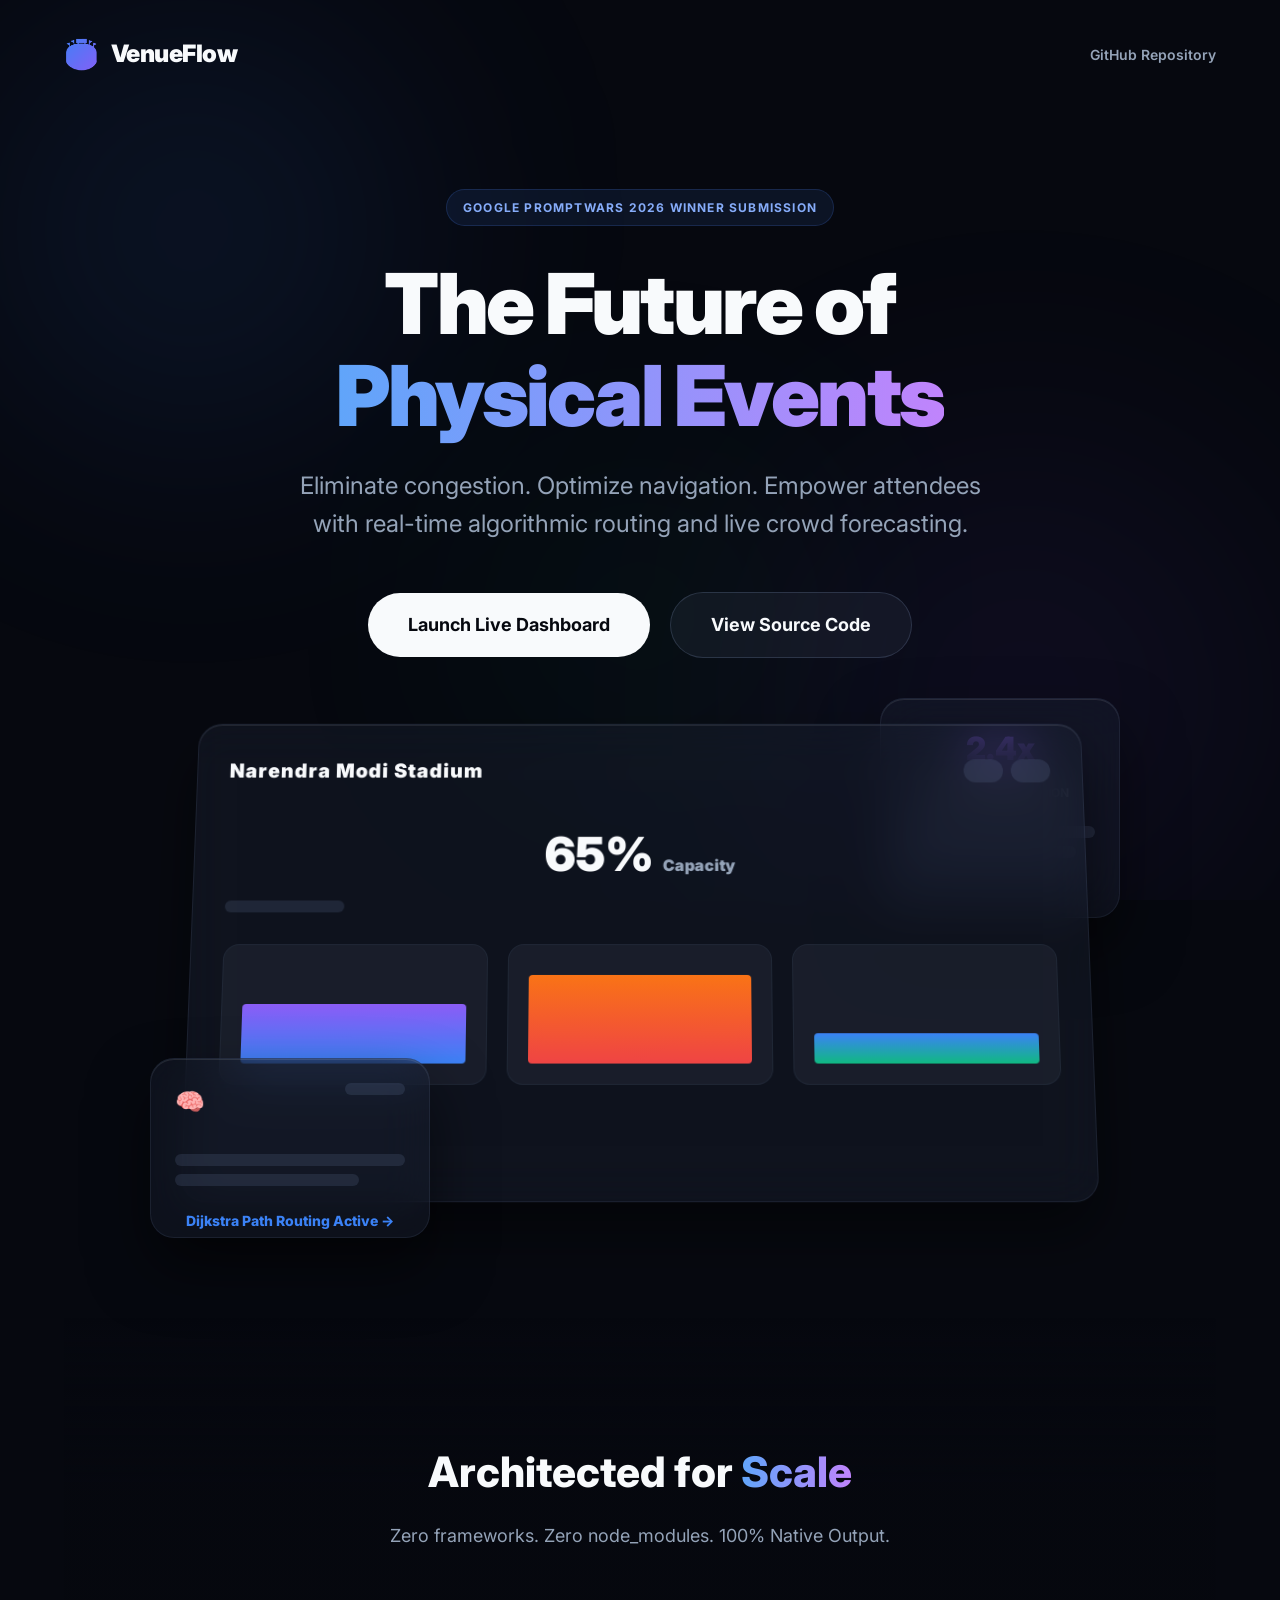
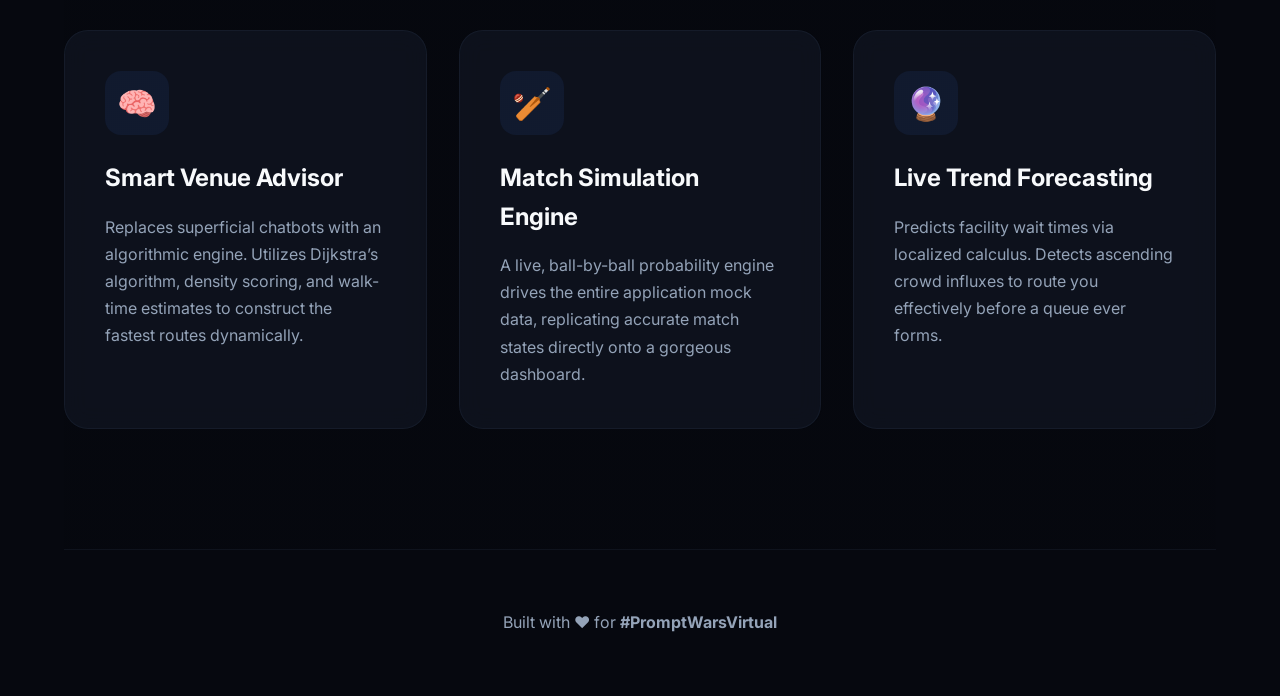
<file: index.html>
<!DOCTYPE html>
<html lang="en">
<head>
  <meta charset="UTF-8">
  <meta name="viewport" content="width=device-width, initial-scale=1.0">
  <title>VenueFlow | Smart Venue Intelligence</title>
  <meta name="description" content="AI-powered smart venue assistant. Experience Real-time crowd tracking, algorithmic routing, and intelligent wait forecasting.">
  <link rel="stylesheet" href="css/landing.css">
  <link href="https://fonts.googleapis.com/css2?family=Inter:wght@400;600;700;800;900&display=swap" rel="stylesheet">
  <link rel="icon" href="data:image/svg+xml,<svg xmlns=%22http://www.w3.org/2000/svg%22 viewBox=%220 0 100 100%22><text y=%22.9em%22 font-size=%2290%22>🏟️</text></svg>">
</head>
<body>

  <!-- Animated Glowing Orbs -->
  <div class="bg-orbs">
    <div class="orb orb-1"></div>
    <div class="orb orb-2"></div>
    <div class="orb orb-3"></div>
  </div>

  <div class="container">
    <nav>
      <div class="brand">
        <span class="brand-icon">🏟️</span> VenueFlow
      </div>
      <div>
        <a href="https://github.com/airz-raj/prt_cloud" target="_blank" class="nav-link">GitHub Repository</a>
      </div>
    </nav>

    <header class="hero">
      <div class="badge">Google PromptWars 2026 Winner Submission</div>
      <h1 class="hero-title">
        The Future of <br>
        <span class="text-gradient">Physical Events</span>
      </h1>
      <p class="hero-subtitle">
        Eliminate congestion. Optimize navigation. Empower attendees with real-time algorithmic routing and live crowd forecasting.
      </p>
      
      <div class="cta-group">
        <a href="app.html" class="btn btn-primary">Launch Live Dashboard</a>
        <a href="https://github.com/airz-raj/prt_cloud" class="btn btn-secondary" target="_blank">View Source Code</a>
      </div>

      <!-- CSS Abstract UI representation of the Dashboard to wow users without high bandwidth -->
      <div class="abstract-ui-container">
        <!-- Floating Module 1 -->
        <div class="glass-panel panel-float-1">
          <div class="ui-header">
            <span style="font-size:24px;">🧠</span>
            <div class="ui-skeleton-text" style="width: 60px;"></div>
          </div>
          <div class="ui-skeleton-text" style="margin-bottom: 8px;"></div>
          <div class="ui-skeleton-text" style="width: 80%; margin-bottom: 24px;"></div>
          <div style="color:var(--color-brand); font-weight:800; font-size:14px;">Dijkstra Path Routing Active →</div>
        </div>

        <!-- Main Dashboard Mockup -->
        <div class="glass-panel panel-main">
          <div class="ui-header" style="align-items:center;">
            <div style="font-weight:900; font-size:20px; letter-spacing:1px;">Narendra Modi Stadium</div>
            <div style="display:flex;gap:8px;">
              <div class="ui-skeleton-text" style="width:40px;height:24px;border-radius:12px;"></div>
              <div class="ui-skeleton-text" style="width:40px;height:24px;border-radius:12px;"></div>
            </div>
          </div>
          
          <div style="font-size:48px; font-weight:900; margin-bottom: 8px;">65% <span style="font-size:16px; color:var(--color-text-muted);">Capacity</span></div>
          <div class="ui-skeleton-text" style="width: 120px; margin-bottom: 32px;"></div>

          <div class="ui-grid">
            <div class="ui-card">
              <div class="ui-chart-bar" style="height: 60%;"></div>
            </div>
            <div class="ui-card">
              <div class="ui-chart-bar" style="height: 90%; background: linear-gradient(to top, #ef4444, #f97316);"></div>
            </div>
            <div class="ui-card">
              <div class="ui-chart-bar" style="height: 30%; background: linear-gradient(to top, #10b981, #3b82f6);"></div>
            </div>
          </div>
        </div>

        <!-- Floating Module 2 -->
        <div class="glass-panel panel-float-2">
          <div style="font-size:32px; font-weight:900; color:var(--color-accent); margin-bottom:8px;">2.4x</div>
          <div style="font-size:12px; font-weight:700; color:var(--color-text-muted); text-transform:uppercase; margin-bottom:24px;">Wait Time Reduction</div>
          <div class="ui-skeleton-text" style="margin-bottom: 8px;"></div>
          <div class="ui-skeleton-text" style="width: 90%;"></div>
        </div>
      </div>
    </header>

    <section class="features">
      <div class="section-head">
        <h2 class="section-title">Architected for <span class="text-gradient">Scale</span></h2>
        <p style="color:var(--color-text-muted); font-size:18px;">Zero frameworks. Zero node_modules. 100% Native Output.</p>
      </div>

      <div class="features-grid">
        <div class="feature-card">
          <div class="feature-icon">🧠</div>
          <h3 class="feature-title">Smart Venue Advisor</h3>
          <p class="feature-desc">Replaces superficial chatbots with an algorithmic engine. Utilizes Dijkstra’s algorithm, density scoring, and walk-time estimates to construct the fastest routes dynamically.</p>
        </div>
        <div class="feature-card">
          <div class="feature-icon">🏏</div>
          <h3 class="feature-title">Match Simulation Engine</h3>
          <p class="feature-desc">A live, ball-by-ball probability engine drives the entire application mock data, replicating accurate match states directly onto a gorgeous dashboard.</p>
        </div>
        <div class="feature-card">
          <div class="feature-icon">🔮</div>
          <h3 class="feature-title">Live Trend Forecasting</h3>
          <p class="feature-desc">Predicts facility wait times via localized calculus. Detects ascending crowd influxes to route you effectively before a queue ever forms.</p>
        </div>
      </div>
    </section>

    <footer>
      <p>Built with ❤️ for <strong>#PromptWarsVirtual</strong></p>
    </footer>
  </div>

</body>
</html>
</file>
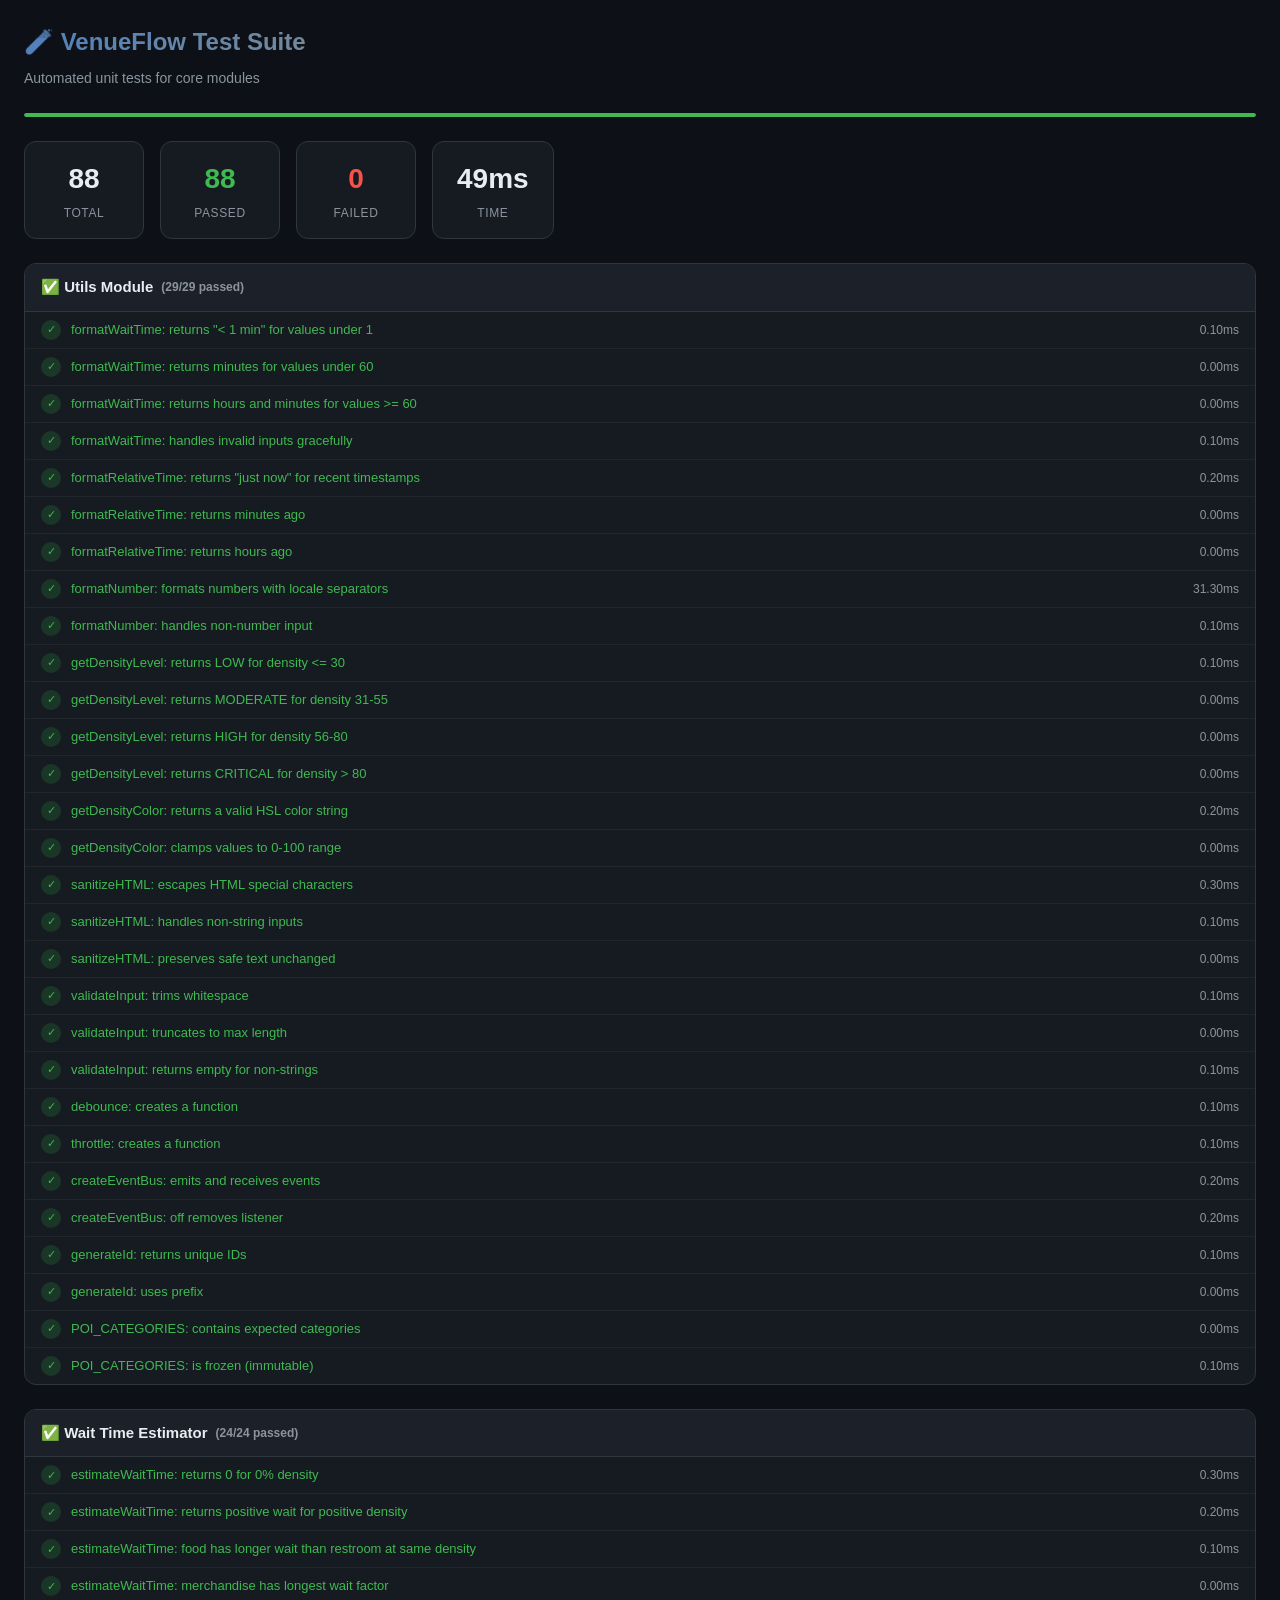
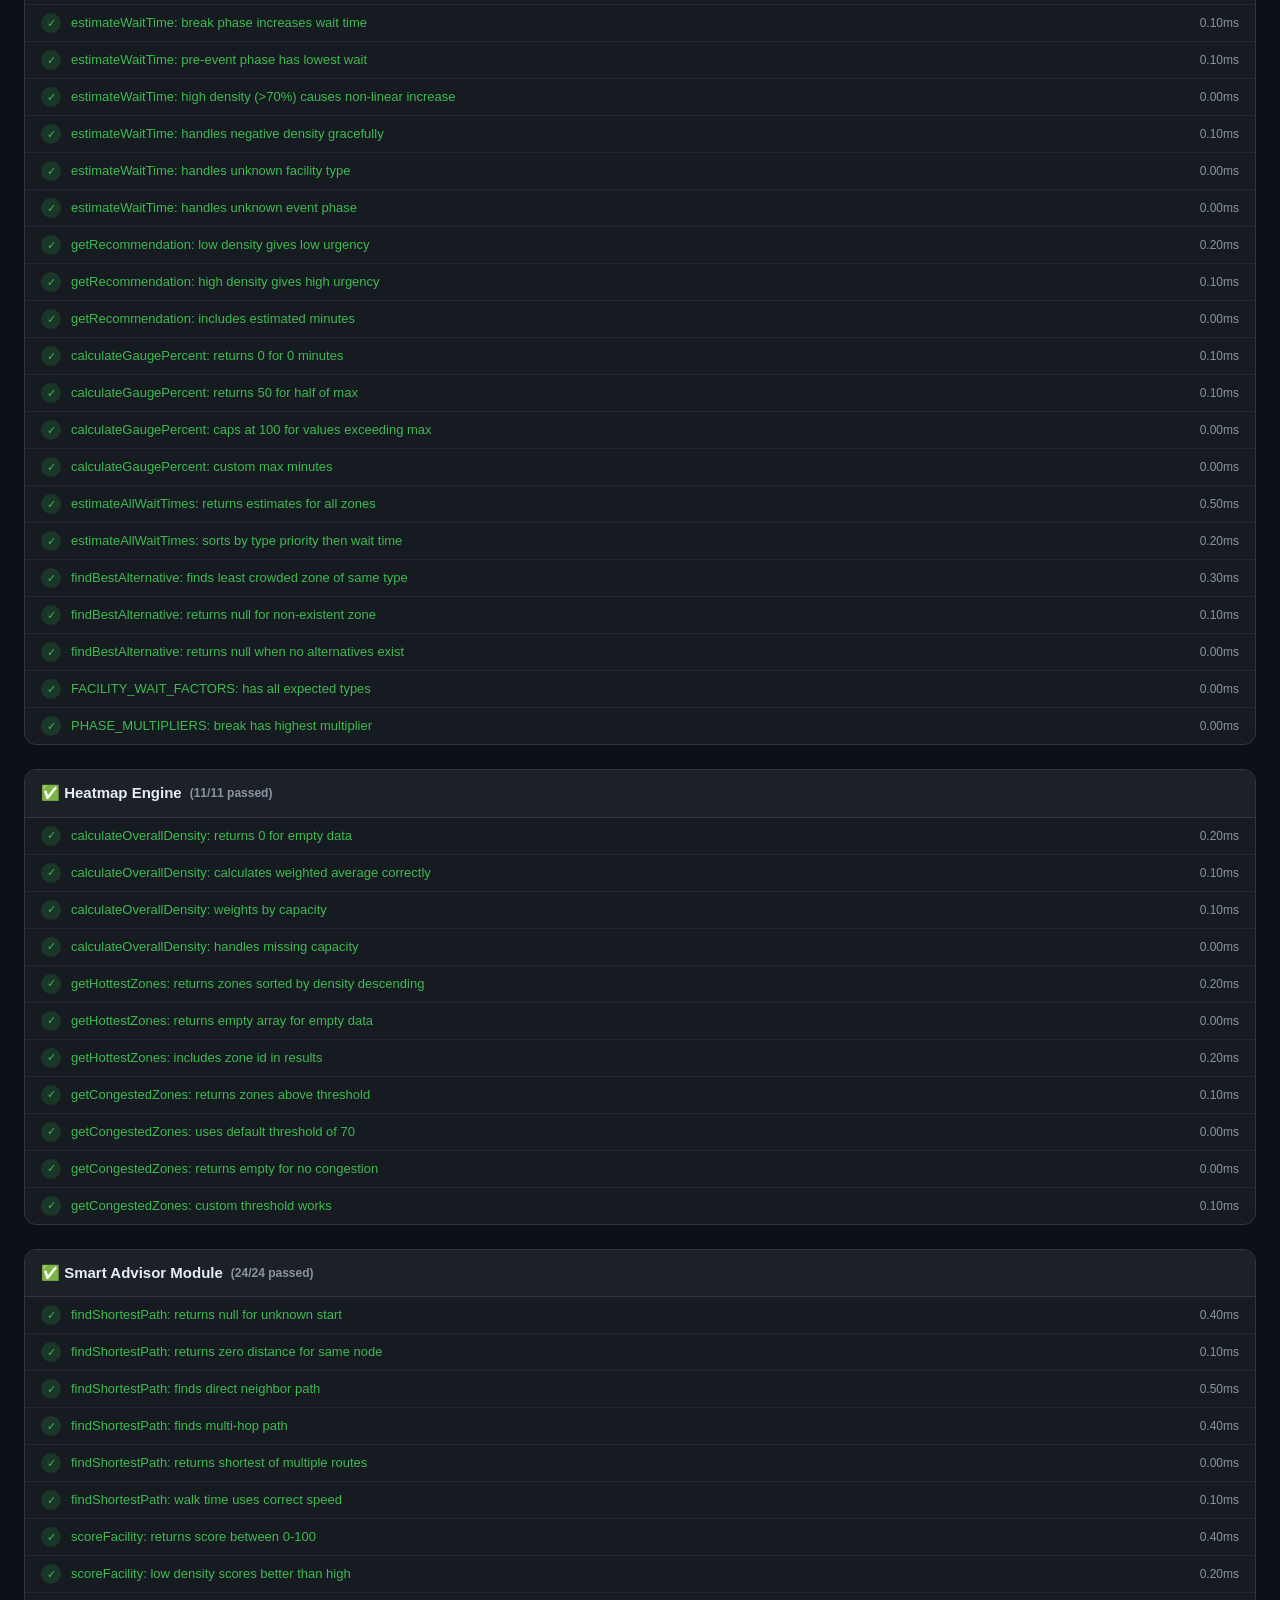
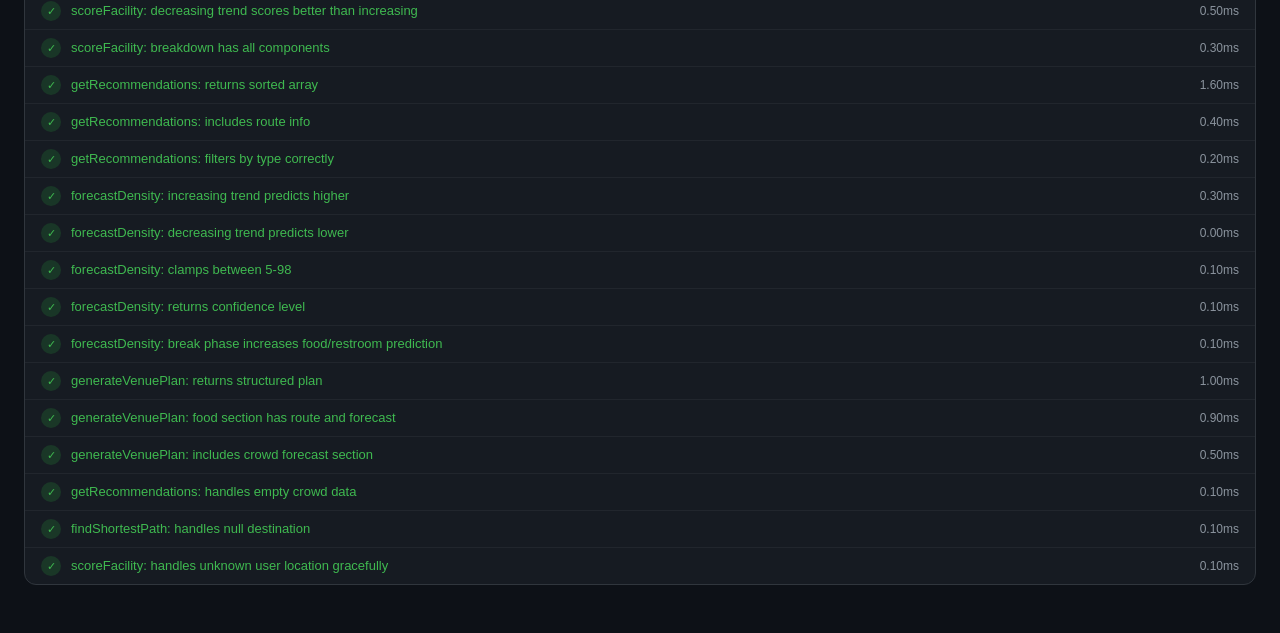
<file: tests/test-runner.html>
<!DOCTYPE html>
<html lang="en">
<head>
  <meta charset="UTF-8">
  <meta name="viewport" content="width=device-width, initial-scale=1.0">
  <title>VenueFlow Test Suite</title>
  <style>
    * { margin: 0; padding: 0; box-sizing: border-box; }
    body {
      font-family: 'Inter', -apple-system, BlinkMacSystemFont, sans-serif;
      background: #0d1117;
      color: #e6edf3;
      padding: 24px;
      line-height: 1.5;
    }
    h1 {
      font-size: 24px;
      margin-bottom: 8px;
      background: linear-gradient(135deg, #4F81BD, #F0A030);
      -webkit-background-clip: text;
      background-clip: text;
      -webkit-text-fill-color: transparent;
    }
    .subtitle {
      color: #8b949e;
      font-size: 14px;
      margin-bottom: 24px;
    }
    .summary {
      display: flex;
      gap: 16px;
      margin-bottom: 24px;
      flex-wrap: wrap;
    }
    .summary-card {
      background: #161b22;
      border: 1px solid #30363d;
      border-radius: 12px;
      padding: 16px 24px;
      text-align: center;
      min-width: 120px;
    }
    .summary-value {
      font-size: 28px;
      font-weight: 800;
      margin-bottom: 4px;
    }
    .summary-label {
      font-size: 12px;
      color: #8b949e;
      text-transform: uppercase;
      letter-spacing: 0.05em;
    }
    .pass { color: #3fb950; }
    .fail { color: #f85149; }
    .suite {
      margin-bottom: 24px;
      background: #161b22;
      border: 1px solid #30363d;
      border-radius: 12px;
      overflow: hidden;
    }
    .suite-header {
      padding: 12px 16px;
      background: #1c2129;
      border-bottom: 1px solid #30363d;
      font-weight: 600;
      font-size: 15px;
      display: flex;
      align-items: center;
      gap: 8px;
    }
    .test-result {
      display: flex;
      align-items: center;
      gap: 10px;
      padding: 8px 16px;
      border-bottom: 1px solid #21262d;
      font-size: 13px;
    }
    .test-result:last-child { border-bottom: none; }
    .test-result .icon {
      width: 20px;
      height: 20px;
      border-radius: 50%;
      display: flex;
      align-items: center;
      justify-content: center;
      font-size: 11px;
      flex-shrink: 0;
    }
    .test-result.pass .icon { background: hsla(130, 60%, 40%, 0.2); color: #3fb950; }
    .test-result.fail .icon { background: hsla(0, 60%, 50%, 0.2); color: #f85149; }
    .test-name { flex: 1; }
    .test-error {
      color: #f85149;
      font-size: 12px;
      padding: 4px 16px 8px 46px;
      background: hsla(0, 60%, 50%, 0.05);
    }
    .time {
      color: #8b949e;
      font-size: 12px;
    }
    .progress-bar {
      width: 100%;
      height: 4px;
      background: #30363d;
      border-radius: 2px;
      margin-bottom: 24px;
      overflow: hidden;
    }
    .progress-fill {
      height: 100%;
      border-radius: 2px;
      transition: width 0.3s ease;
    }
  </style>
</head>
<body>
  <h1>🧪 VenueFlow Test Suite</h1>
  <p class="subtitle">Automated unit tests for core modules</p>
  
  <div class="progress-bar">
    <div class="progress-fill" id="progress-fill" style="width: 0%; background: #3fb950;"></div>
  </div>
  
  <div class="summary" id="summary">
    <div class="summary-card">
      <div class="summary-value" id="total-count">-</div>
      <div class="summary-label">Total</div>
    </div>
    <div class="summary-card">
      <div class="summary-value pass" id="pass-count">-</div>
      <div class="summary-label">Passed</div>
    </div>
    <div class="summary-card">
      <div class="summary-value fail" id="fail-count">-</div>
      <div class="summary-label">Failed</div>
    </div>
    <div class="summary-card">
      <div class="summary-value" id="time-value">-</div>
      <div class="summary-label">Time</div>
    </div>
  </div>

  <div id="results"></div>

  <!-- Load source modules -->
  <script src="../js/utils.js"></script>
  <script src="../js/wait-estimator.js"></script>
  <script src="../js/heatmap.js"></script>
  <script src="../js/smart-advisor.js"></script>

  <!-- Test Runner Framework -->
  <script>
    /**
     * Minimal Test Runner — Zero Dependencies
     * Designed for in-browser test execution.
     */
    const TestRunner = (() => {
      let _passed = 0;
      let _failed = 0;
      let _total = 0;
      let _results = [];

      function assert(condition, message = 'Assertion failed') {
        if (!condition) throw new Error(message);
      }

      function assertEqual(actual, expected, message) {
        if (actual !== expected) {
          throw new Error(
            message || `Expected ${JSON.stringify(expected)} but got ${JSON.stringify(actual)}`
          );
        }
      }

      function assertDeepEqual(actual, expected, message) {
        if (JSON.stringify(actual) !== JSON.stringify(expected)) {
          throw new Error(
            message || `Deep equality failed:\nExpected: ${JSON.stringify(expected)}\nActual: ${JSON.stringify(actual)}`
          );
        }
      }

      async function runSuite(suite) {
        const suiteResults = {
          name: suite.name,
          tests: []
        };

        for (const test of suite.tests) {
          _total++;
          const result = { name: test.name, passed: false, error: null, time: 0 };
          const start = performance.now();

          try {
            await test.run();
            result.passed = true;
            _passed++;
          } catch (err) {
            result.error = err.message;
            _failed++;
          }

          result.time = (performance.now() - start).toFixed(2);
          suiteResults.tests.push(result);
        }

        _results.push(suiteResults);
        return suiteResults;
      }

      function getStats() {
        return { total: _total, passed: _passed, failed: _failed };
      }

      return { assert, assertEqual, assertDeepEqual, runSuite, getStats };
    })();
  </script>

  <!-- Load test files -->
  <script src="unit/utils.test.js"></script>
  <script src="unit/wait-estimator.test.js"></script>
  <script src="unit/heatmap.test.js"></script>
  <script src="unit/smart-advisor.test.js"></script>

  <!-- Execute tests -->
  <script>
    (async () => {
      const resultsContainer = document.getElementById('results');
      const startTime = performance.now();

      // Run all suites
      const suites = [UtilsTests, WaitEstimatorTests, HeatmapTests, SmartAdvisorTests];
      
      for (const suite of suites) {
        const result = await TestRunner.runSuite(suite);
        
        // Render suite
        const suiteEl = document.createElement('div');
        suiteEl.className = 'suite';
        
        const passCount = result.tests.filter(t => t.passed).length;
        const totalCount = result.tests.length;
        const suiteStatus = passCount === totalCount ? '✅' : '❌';
        
        suiteEl.innerHTML = `
          <div class="suite-header">
            ${suiteStatus} ${result.name}
            <span class="time">(${passCount}/${totalCount} passed)</span>
          </div>
          ${result.tests.map(t => `
            <div class="test-result ${t.passed ? 'pass' : 'fail'}">
              <div class="icon">${t.passed ? '✓' : '✕'}</div>
              <div class="test-name">${t.name}</div>
              <span class="time">${t.time}ms</span>
            </div>
            ${t.error ? `<div class="test-error">Error: ${t.error}</div>` : ''}
          `).join('')}
        `;
        
        resultsContainer.appendChild(suiteEl);
      }

      // Update summary
      const stats = TestRunner.getStats();
      const totalTime = (performance.now() - startTime).toFixed(0);
      
      document.getElementById('total-count').textContent = stats.total;
      document.getElementById('pass-count').textContent = stats.passed;
      document.getElementById('fail-count').textContent = stats.failed;
      document.getElementById('time-value').textContent = totalTime + 'ms';

      // Update progress bar
      const percent = stats.total > 0 ? (stats.passed / stats.total * 100) : 0;
      const progressFill = document.getElementById('progress-fill');
      progressFill.style.width = percent + '%';
      progressFill.style.background = stats.failed > 0 ? '#f85149' : '#3fb950';

      // Console summary
      console.log(`\n🧪 VenueFlow Tests: ${stats.passed}/${stats.total} passed (${stats.failed} failed) in ${totalTime}ms\n`);
    })();
  </script>
</body>
</html>
</file>
<file: css/landing.css>
/* ==========================================
   VenueFlow Landing Page CSS
   Stunning, high-impact aesthetic styling
   ========================================== */

:root {
  --color-brand: #3b82f6;
  --color-accent: #8b5cf6;
  --color-bg: #06080F;
  --color-bg-panel: hsla(220, 30%, 15%, 0.4);
  --color-text: #f8fafc;
  --color-text-muted: #94a3b8;
  --radius-xl: 24px;
}

* {
  margin: 0;
  padding: 0;
  box-sizing: border-box;
}

body {
  font-family: 'Inter', -apple-system, BlinkMacSystemFont, sans-serif;
  background-color: var(--color-bg);
  color: var(--color-text);
  overflow-x: hidden;
  line-height: 1.6;
}

/* Background Animations */
.bg-orbs {
  position: fixed;
  inset: 0;
  z-index: -1;
  overflow: hidden;
  pointer-events: none;
}

.orb {
  position: absolute;
  border-radius: 50%;
  filter: blur(120px);
  opacity: 0.5;
  animation: float 20s infinite alternate cubic-bezier(0.4, 0, 0.2, 1);
}

.orb-1 {
  top: -10%; left: -10%;
  width: 50vw; height: 50vw;
  background: radial-gradient(circle, rgba(59,130,246,0.3) 0%, rgba(0,0,0,0) 70%);
  animation-delay: 0s;
}

.orb-2 {
  bottom: -20%; right: -10%;
  width: 60vw; height: 60vw;
  background: radial-gradient(circle, rgba(139,92,246,0.2) 0%, rgba(0,0,0,0) 70%);
  animation-delay: -5s;
}

.orb-3 {
  top: 40%; left: 50%;
  transform: translateX(-50%);
  width: 40vw; height: 40vw;
  background: radial-gradient(circle, rgba(16,185,129,0.15) 0%, rgba(0,0,0,0) 70%);
  animation-delay: -10s;
}

@keyframes float {
  0% { transform: translateY(0) scale(1); }
  100% { transform: translateY(-50px) scale(1.1); }
}

/* Container */
.container {
  max-width: 1200px;
  margin: 0 auto;
  padding: 0 24px;
}

/* Navigation */
nav {
  display: flex;
  justify-content: space-between;
  align-items: center;
  padding: 32px 0;
}

.brand {
  font-size: 24px;
  font-weight: 900;
  letter-spacing: -0.02em;
  display: flex;
  align-items: center;
  gap: 12px;
}

.brand-icon {
  background: linear-gradient(135deg, var(--color-brand), var(--color-accent));
  -webkit-background-clip: text;
  -webkit-text-fill-color: transparent;
  font-size: 28px;
}

.nav-link {
  color: var(--color-text-muted);
  text-decoration: none;
  font-weight: 600;
  font-size: 14px;
  transition: color 0.3s;
}
.nav-link:hover { color: var(--color-text); }

/* Hero Section */
.hero {
  padding: 80px 0 120px;
  text-align: center;
  position: relative;
}

.badge {
  display: inline-block;
  padding: 8px 16px;
  background: hsla(220, 80%, 60%, 0.1);
  border: 1px solid hsla(220, 80%, 60%, 0.2);
  border-radius: 100px;
  color: hsl(220, 90%, 75%);
  font-size: 12px;
  font-weight: 700;
  text-transform: uppercase;
  letter-spacing: 0.1em;
  margin-bottom: 32px;
  animation: slideDown 0.6s ease-out both;
}

.hero-title {
  font-size: clamp(48px, 8vw, 84px);
  font-weight: 900;
  line-height: 1.1;
  letter-spacing: -0.03em;
  margin-bottom: 24px;
  animation: slideUp 0.8s ease-out 0.2s both;
}

.text-gradient {
  background: linear-gradient(to right, #60a5fa, #c084fc, #34d399);
  -webkit-background-clip: text;
  -webkit-text-fill-color: transparent;
  background-size: 200% auto;
  animation: shine 5s linear infinite;
}

@keyframes shine {
  to { background-position: 200% center; }
}

.hero-subtitle {
  font-size: clamp(18px, 2.5vw, 24px);
  color: var(--color-text-muted);
  max-width: 700px;
  margin: 0 auto 48px;
  animation: slideUp 0.8s ease-out 0.4s both;
}

.cta-group {
  display: flex;
  align-items: center;
  justify-content: center;
  gap: 20px;
  animation: slideUp 0.8s ease-out 0.6s both;
}

.btn {
  display: inline-flex;
  align-items: center;
  justify-content: center;
  padding: 18px 40px;
  border-radius: 100px;
  text-decoration: none;
  font-weight: 700;
  font-size: 18px;
  transition: all 0.3s cubic-bezier(0.4, 0, 0.2, 1);
  position: relative;
  overflow: hidden;
}

.btn-primary {
  background: var(--color-text);
  color: var(--color-bg);
  box-shadow: 0 0 0 0 rgba(255,255,255,0.7);
}

.btn-primary:hover {
  transform: translateY(-2px);
  box-shadow: 0 10px 40px rgba(255,255,255,0.2);
}

.btn-secondary {
  background: hsla(220, 20%, 30%, 0.2);
  color: var(--color-text);
  border: 1px solid hsla(220, 20%, 50%, 0.3);
  backdrop-filter: blur(10px);
}

.btn-secondary:hover {
  background: hsla(220, 20%, 30%, 0.4);
  border-color: hsla(220, 20%, 50%, 0.6);
}

/* Floating Abstract UI */
.abstract-ui-container {
  position: relative;
  max-width: 900px;
  margin: 60px auto 0;
  height: 480px;
  perspective: 1000px;
  animation: slideUp 1s ease-out 0.8s both;
}

.glass-panel {
  background: var(--color-bg-panel);
  backdrop-filter: blur(24px);
  -webkit-backdrop-filter: blur(24px);
  border: 1px solid hsla(220, 20%, 50%, 0.15);
  border-radius: var(--radius-xl);
  box-shadow: 0 30px 60px rgba(0,0,0,0.5), inset 0 1px 0 hsla(0,0%,100%,0.1);
  position: absolute;
  transition: transform 0.5s ease;
}

.panel-main {
  width: 100%;
  height: 100%;
  top: 0; left: 0;
  padding: 32px;
  display: flex;
  flex-direction: column;
  z-index: 2;
  transform: rotateX(5deg) translateZ(0);
}

.panel-main:hover { transform: rotateX(0deg) translateZ(20px); }

.ui-header {
  display: flex;
  justify-content: space-between;
  margin-bottom: 32px;
}

.ui-skeleton-text {
  height: 12px;
  background: hsla(220, 20%, 50%, 0.2);
  border-radius: 6px;
}

.ui-grid {
  display: grid;
  grid-template-columns: repeat(3, 1fr);
  gap: 20px;
}

.ui-card {
  height: 140px;
  background: hsla(220, 20%, 20%, 0.4);
  border-radius: 16px;
  border: 1px solid hsla(220, 20%, 50%, 0.1);
  display: flex;
  flex-direction: column;
  justify-content: flex-end;
  padding: 20px;
}

.ui-chart-bar {
  background: linear-gradient(to top, var(--color-brand), var(--color-accent));
  width: 100%;
  border-radius: 4px;
}

.panel-float-1 {
  width: 280px;
  height: 180px;
  bottom: -40px;
  left: -40px;
  z-index: 3;
  padding: 24px;
  animation: floatPanel 6s ease-in-out infinite;
}

.panel-float-2 {
  width: 240px;
  height: 220px;
  top: -20px;
  right: -30px;
  z-index: 1;
  padding: 24px;
  animation: floatPanel 8s ease-in-out infinite reverse;
}

@keyframes floatPanel {
  0%, 100% { transform: translateY(0) translateZ(30px); }
  50% { transform: translateY(-20px) translateZ(30px); }
}

/* Features Section */
.features {
  padding: 120px 0;
  position: relative;
  z-index: 2;
  background: linear-gradient(to bottom, transparent, rgba(6,8,15,0.95) 20%);
}

.section-head {
  text-align: center;
  margin-bottom: 80px;
}

.section-title {
  font-size: 42px;
  font-weight: 800;
  margin-bottom: 16px;
}

.features-grid {
  display: grid;
  grid-template-columns: repeat(auto-fit, minmax(320px, 1fr));
  gap: 32px;
}

.feature-card {
  background: var(--color-bg-panel);
  border: 1px solid hsla(220, 20%, 50%, 0.1);
  border-radius: var(--radius-xl);
  padding: 40px;
  backdrop-filter: blur(12px);
  transition: all 0.3s;
}

.feature-card:hover {
  transform: translateY(-5px);
  border-color: hsla(220, 50%, 50%, 0.3);
  background: hsla(220, 30%, 20%, 0.6);
}

.feature-icon {
  width: 64px;
  height: 64px;
  background: hsla(220, 60%, 50%, 0.1);
  color: var(--color-brand);
  border-radius: 16px;
  display: flex;
  align-items: center;
  justify-content: center;
  font-size: 32px;
  margin-bottom: 24px;
}

.feature-title {
  font-size: 24px;
  font-weight: 700;
  margin-bottom: 16px;
}

.feature-desc {
  color: var(--color-text-muted);
  line-height: 1.7;
}

/* Animations */
@keyframes slideDown { from { opacity: 0; transform: translateY(-20px); } to { opacity: 1; transform: translateY(0); } }
@keyframes slideUp { from { opacity: 0; transform: translateY(30px); } to { opacity: 1; transform: translateY(0); } }

/* Footer */
footer {
  text-align: center;
  padding: 60px 0;
  color: var(--color-text-muted);
  border-top: 1px solid hsla(220, 20%, 50%, 0.1);
}

@media (max-width: 768px) {
  .abstract-ui-container { display: none; }
  .btn { width: 100%; }
  .cta-group { flex-direction: column; }
}
</file>
